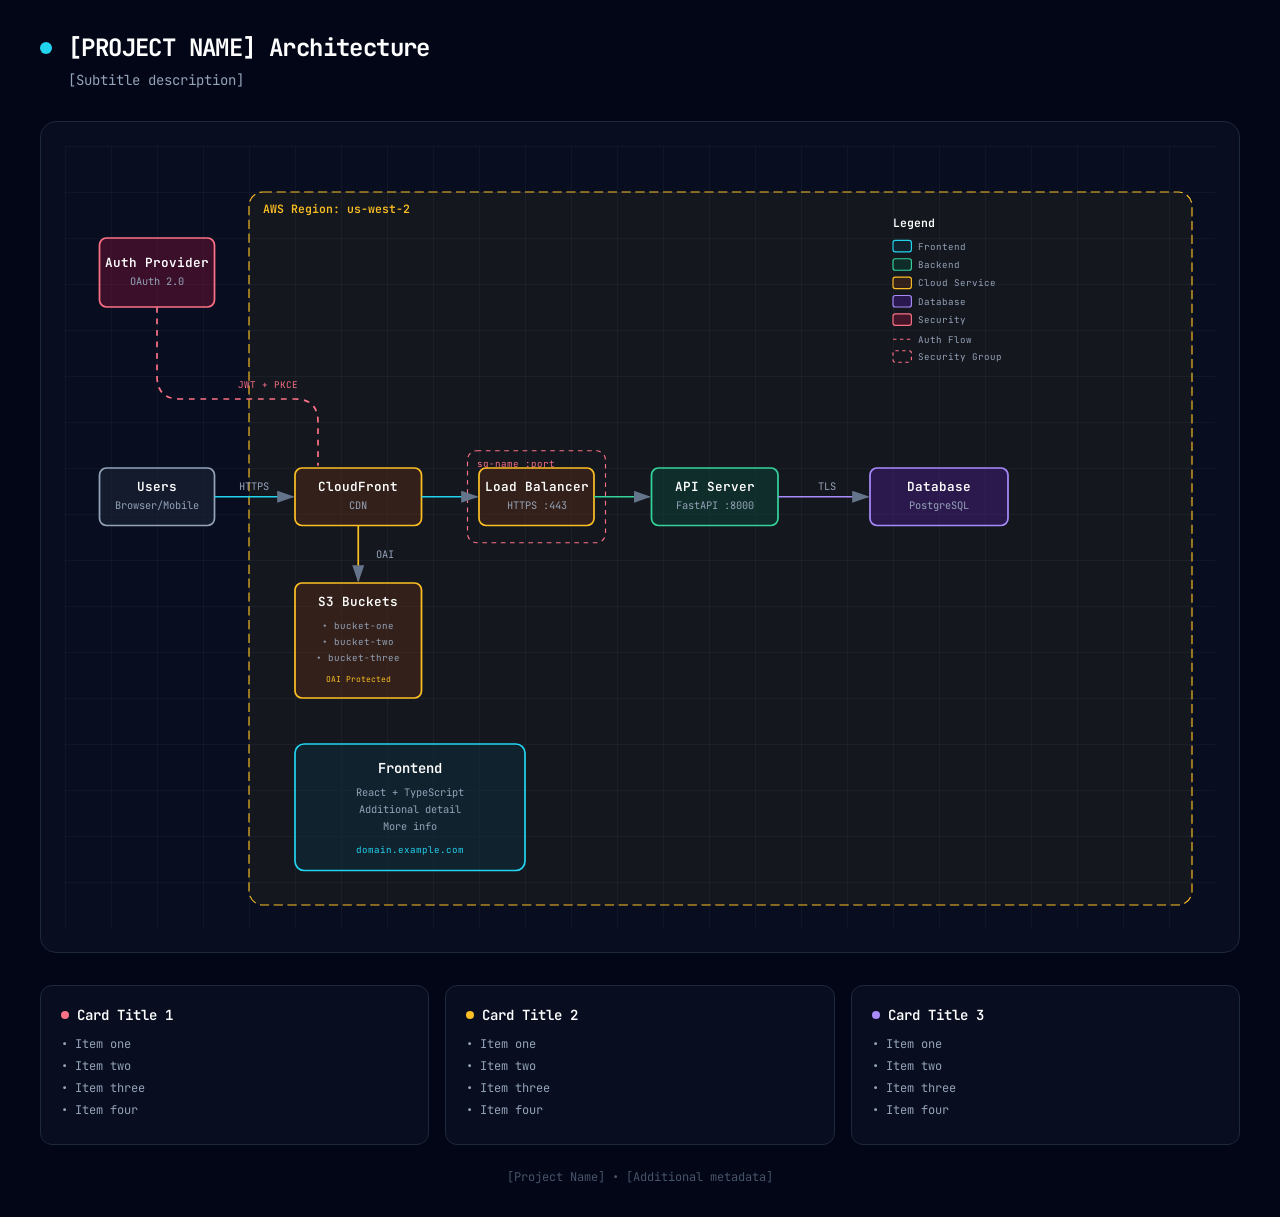
<file: Alice技能_backup/creative/architecture-diagram/templates/template.html>
<!DOCTYPE html>
<html lang="en">
<head>
  <meta charset="UTF-8">
  <meta name="viewport" content="width=device-width, initial-scale=1.0">
  <title>[PROJECT NAME] Architecture Diagram</title>
  <link href="https://fonts.googleapis.com/css2?family=JetBrains+Mono:wght@400;500;600;700&display=swap" rel="stylesheet">
  <style>
    * {
      margin: 0;
      padding: 0;
      box-sizing: border-box;
    }
    
    body {
      font-family: 'JetBrains Mono', monospace;
      background: #020617;
      min-height: 100vh;
      padding: 2rem;
      color: white;
    }
    
    .container {
      max-width: 1200px;
      margin: 0 auto;
    }
    
    .header {
      margin-bottom: 2rem;
    }
    
    .header-row {
      display: flex;
      align-items: center;
      gap: 1rem;
      margin-bottom: 0.5rem;
    }
    
    .pulse-dot {
      width: 12px;
      height: 12px;
      background: #22d3ee;
      border-radius: 50%;
      animation: pulse 2s infinite;
    }
    
    @keyframes pulse {
      0%, 100% { opacity: 1; }
      50% { opacity: 0.5; }
    }
    
    h1 {
      font-size: 1.5rem;
      font-weight: 700;
      letter-spacing: -0.025em;
    }
    
    .subtitle {
      color: #94a3b8;
      font-size: 0.875rem;
      margin-left: 1.75rem;
    }
    
    .diagram-container {
      background: rgba(15, 23, 42, 0.5);
      border-radius: 1rem;
      border: 1px solid #1e293b;
      padding: 1.5rem;
      overflow-x: auto;
    }
    
    svg {
      width: 100%;
      min-width: 900px;
      display: block;
    }
    
    .cards {
      display: grid;
      grid-template-columns: repeat(auto-fit, minmax(280px, 1fr));
      gap: 1rem;
      margin-top: 2rem;
    }
    
    .card {
      background: rgba(15, 23, 42, 0.5);
      border-radius: 0.75rem;
      border: 1px solid #1e293b;
      padding: 1.25rem;
    }
    
    .card-header {
      display: flex;
      align-items: center;
      gap: 0.5rem;
      margin-bottom: 0.75rem;
    }
    
    .card-dot {
      width: 8px;
      height: 8px;
      border-radius: 50%;
    }
    
    .card-dot.cyan { background: #22d3ee; }
    .card-dot.emerald { background: #34d399; }
    .card-dot.violet { background: #a78bfa; }
    .card-dot.amber { background: #fbbf24; }
    .card-dot.rose { background: #fb7185; }
    
    .card h3 {
      font-size: 0.875rem;
      font-weight: 600;
    }
    
    .card ul {
      list-style: none;
      color: #94a3b8;
      font-size: 0.75rem;
    }
    
    .card li {
      margin-bottom: 0.375rem;
    }
    
    .footer {
      text-align: center;
      margin-top: 1.5rem;
      color: #475569;
      font-size: 0.75rem;
    }
  </style>
</head>
<body>
  <div class="container">
    <!-- Header -->
    <div class="header">
      <div class="header-row">
        <div class="pulse-dot"></div>
        <h1>[PROJECT NAME] Architecture</h1>
      </div>
      <p class="subtitle">[Subtitle description]</p>
    </div>

    <!-- Main Diagram -->
    <div class="diagram-container">
      <svg viewBox="0 0 1000 680">
        <!-- Definitions -->
        <defs>
          <marker id="arrowhead" markerWidth="10" markerHeight="7" refX="9" refY="3.5" orient="auto">
            <polygon points="0 0, 10 3.5, 0 7" fill="#64748b" />
          </marker>
          <pattern id="grid" width="40" height="40" patternUnits="userSpaceOnUse">
            <path d="M 40 0 L 0 0 0 40" fill="none" stroke="#1e293b" stroke-width="0.5"/>
          </pattern>
        </defs>

        <!-- Background Grid -->
        <rect width="100%" height="100%" fill="url(#grid)" />

        <!-- =================================================================
             COMPONENT EXAMPLES - Copy and customize these patterns
             ================================================================= -->

        <!-- External/Generic Component -->
        <rect x="30" y="280" width="100" height="50" rx="6" fill="rgba(30, 41, 59, 0.5)" stroke="#94a3b8" stroke-width="1.5"/>
        <text x="80" y="300" fill="white" font-size="11" font-weight="600" text-anchor="middle">Users</text>
        <text x="80" y="316" fill="#94a3b8" font-size="9" text-anchor="middle">Browser/Mobile</text>

        <!-- Security Component -->
        <rect x="30" y="80" width="100" height="60" rx="6" fill="rgba(136, 19, 55, 0.4)" stroke="#fb7185" stroke-width="1.5"/>
        <text x="80" y="105" fill="white" font-size="11" font-weight="600" text-anchor="middle">Auth Provider</text>
        <text x="80" y="121" fill="#94a3b8" font-size="9" text-anchor="middle">OAuth 2.0</text>

        <!-- Region/Cloud Boundary -->
        <rect x="160" y="40" width="820" height="620" rx="12" fill="rgba(251, 191, 36, 0.05)" stroke="#fbbf24" stroke-width="1" stroke-dasharray="8,4"/>
        <text x="172" y="58" fill="#fbbf24" font-size="10" font-weight="600">AWS Region: us-west-2</text>

        <!-- AWS/Cloud Service -->
        <rect x="200" y="280" width="110" height="50" rx="6" fill="rgba(120, 53, 15, 0.3)" stroke="#fbbf24" stroke-width="1.5"/>
        <text x="255" y="300" fill="white" font-size="11" font-weight="600" text-anchor="middle">CloudFront</text>
        <text x="255" y="316" fill="#94a3b8" font-size="9" text-anchor="middle">CDN</text>

        <!-- Multi-line AWS Component (S3 Buckets example) -->
        <rect x="200" y="380" width="110" height="100" rx="6" fill="rgba(120, 53, 15, 0.3)" stroke="#fbbf24" stroke-width="1.5"/>
        <text x="255" y="400" fill="white" font-size="11" font-weight="600" text-anchor="middle">S3 Buckets</text>
        <text x="255" y="420" fill="#94a3b8" font-size="8" text-anchor="middle">• bucket-one</text>
        <text x="255" y="434" fill="#94a3b8" font-size="8" text-anchor="middle">• bucket-two</text>
        <text x="255" y="448" fill="#94a3b8" font-size="8" text-anchor="middle">• bucket-three</text>
        <text x="255" y="466" fill="#fbbf24" font-size="7" text-anchor="middle">OAI Protected</text>

        <!-- Security Group (dashed boundary) -->
        <rect x="350" y="265" width="120" height="80" rx="8" fill="transparent" stroke="#fb7185" stroke-width="1" stroke-dasharray="4,4"/>
        <text x="358" y="279" fill="#fb7185" font-size="8">sg-name :port</text>
        
        <!-- Component inside security group -->
        <rect x="360" y="280" width="100" height="50" rx="6" fill="rgba(120, 53, 15, 0.3)" stroke="#fbbf24" stroke-width="1.5"/>
        <text x="410" y="300" fill="white" font-size="11" font-weight="600" text-anchor="middle">Load Balancer</text>
        <text x="410" y="316" fill="#94a3b8" font-size="9" text-anchor="middle">HTTPS :443</text>

        <!-- Backend Component -->
        <rect x="510" y="280" width="110" height="50" rx="6" fill="rgba(6, 78, 59, 0.4)" stroke="#34d399" stroke-width="1.5"/>
        <text x="565" y="300" fill="white" font-size="11" font-weight="600" text-anchor="middle">API Server</text>
        <text x="565" y="316" fill="#94a3b8" font-size="9" text-anchor="middle">FastAPI :8000</text>

        <!-- Database Component -->
        <rect x="700" y="280" width="120" height="50" rx="6" fill="rgba(76, 29, 149, 0.4)" stroke="#a78bfa" stroke-width="1.5"/>
        <text x="760" y="300" fill="white" font-size="11" font-weight="600" text-anchor="middle">Database</text>
        <text x="760" y="316" fill="#94a3b8" font-size="9" text-anchor="middle">PostgreSQL</text>

        <!-- Frontend Component -->
        <rect x="200" y="520" width="200" height="110" rx="8" fill="rgba(8, 51, 68, 0.4)" stroke="#22d3ee" stroke-width="1.5"/>
        <text x="300" y="545" fill="white" font-size="12" font-weight="600" text-anchor="middle">Frontend</text>
        <text x="300" y="565" fill="#94a3b8" font-size="9" text-anchor="middle">React + TypeScript</text>
        <text x="300" y="580" fill="#94a3b8" font-size="9" text-anchor="middle">Additional detail</text>
        <text x="300" y="595" fill="#94a3b8" font-size="9" text-anchor="middle">More info</text>
        <text x="300" y="615" fill="#22d3ee" font-size="8" text-anchor="middle">domain.example.com</text>

        <!-- =================================================================
             ARROW EXAMPLES
             ================================================================= -->

        <!-- Standard arrow with label -->
        <line x1="130" y1="305" x2="198" y2="305" stroke="#22d3ee" stroke-width="1.5" marker-end="url(#arrowhead)"/>
        <text x="164" y="299" fill="#94a3b8" font-size="9" text-anchor="middle">HTTPS</text>
        
        <!-- Simple arrow (no label) -->
        <line x1="310" y1="305" x2="358" y2="305" stroke="#22d3ee" stroke-width="1.5" marker-end="url(#arrowhead)"/>
        
        <!-- Vertical arrow -->
        <line x1="255" y1="330" x2="255" y2="378" stroke="#fbbf24" stroke-width="1.5" marker-end="url(#arrowhead)"/>
        <text x="270" y="358" fill="#94a3b8" font-size="9">OAI</text>
        
        <!-- Dashed arrow (for auth/security flows) -->
        <line x1="460" y1="305" x2="508" y2="305" stroke="#34d399" stroke-width="1.5" marker-end="url(#arrowhead)"/>
        <line x1="620" y1="305" x2="698" y2="305" stroke="#a78bfa" stroke-width="1.5" marker-end="url(#arrowhead)"/>
        <text x="655" y="299" fill="#94a3b8" font-size="9">TLS</text>

        <!-- Curved path for auth flow -->
        <path d="M 80 140 L 80 200 Q 80 220 100 220 L 200 220 Q 220 220 220 240 L 220 278" fill="none" stroke="#fb7185" stroke-width="1.5" stroke-dasharray="5,5"/>
        <text x="150" y="210" fill="#fb7185" font-size="8">JWT + PKCE</text>

        <!-- =================================================================
             LEGEND
             ================================================================= -->
        <text x="720" y="70" fill="white" font-size="10" font-weight="600">Legend</text>
        
        <rect x="720" y="82" width="16" height="10" rx="2" fill="rgba(8, 51, 68, 0.4)" stroke="#22d3ee" stroke-width="1"/>
        <text x="742" y="90" fill="#94a3b8" font-size="8">Frontend</text>
        
        <rect x="720" y="98" width="16" height="10" rx="2" fill="rgba(6, 78, 59, 0.4)" stroke="#34d399" stroke-width="1"/>
        <text x="742" y="106" fill="#94a3b8" font-size="8">Backend</text>
        
        <rect x="720" y="114" width="16" height="10" rx="2" fill="rgba(120, 53, 15, 0.3)" stroke="#fbbf24" stroke-width="1"/>
        <text x="742" y="122" fill="#94a3b8" font-size="8">Cloud Service</text>
        
        <rect x="720" y="130" width="16" height="10" rx="2" fill="rgba(76, 29, 149, 0.4)" stroke="#a78bfa" stroke-width="1"/>
        <text x="742" y="138" fill="#94a3b8" font-size="8">Database</text>
        
        <rect x="720" y="146" width="16" height="10" rx="2" fill="rgba(136, 19, 55, 0.4)" stroke="#fb7185" stroke-width="1"/>
        <text x="742" y="154" fill="#94a3b8" font-size="8">Security</text>
        
        <line x1="720" y1="168" x2="736" y2="168" stroke="#fb7185" stroke-width="1" stroke-dasharray="3,3"/>
        <text x="742" y="171" fill="#94a3b8" font-size="8">Auth Flow</text>
        
        <rect x="720" y="178" width="16" height="10" rx="2" fill="transparent" stroke="#fb7185" stroke-width="1" stroke-dasharray="3,3"/>
        <text x="742" y="186" fill="#94a3b8" font-size="8">Security Group</text>
      </svg>
    </div>

    <!-- Info Cards -->
    <div class="cards">
      <div class="card">
        <div class="card-header">
          <div class="card-dot rose"></div>
          <h3>Card Title 1</h3>
        </div>
        <ul>
          <li>• Item one</li>
          <li>• Item two</li>
          <li>• Item three</li>
          <li>• Item four</li>
        </ul>
      </div>

      <div class="card">
        <div class="card-header">
          <div class="card-dot amber"></div>
          <h3>Card Title 2</h3>
        </div>
        <ul>
          <li>• Item one</li>
          <li>• Item two</li>
          <li>• Item three</li>
          <li>• Item four</li>
        </ul>
      </div>

      <div class="card">
        <div class="card-header">
          <div class="card-dot violet"></div>
          <h3>Card Title 3</h3>
        </div>
        <ul>
          <li>• Item one</li>
          <li>• Item two</li>
          <li>• Item three</li>
          <li>• Item four</li>
        </ul>
      </div>
    </div>

    <!-- Footer -->
    <p class="footer">
      [Project Name] • [Additional metadata]
    </p>
  </div>
</body>
</html>
</file>
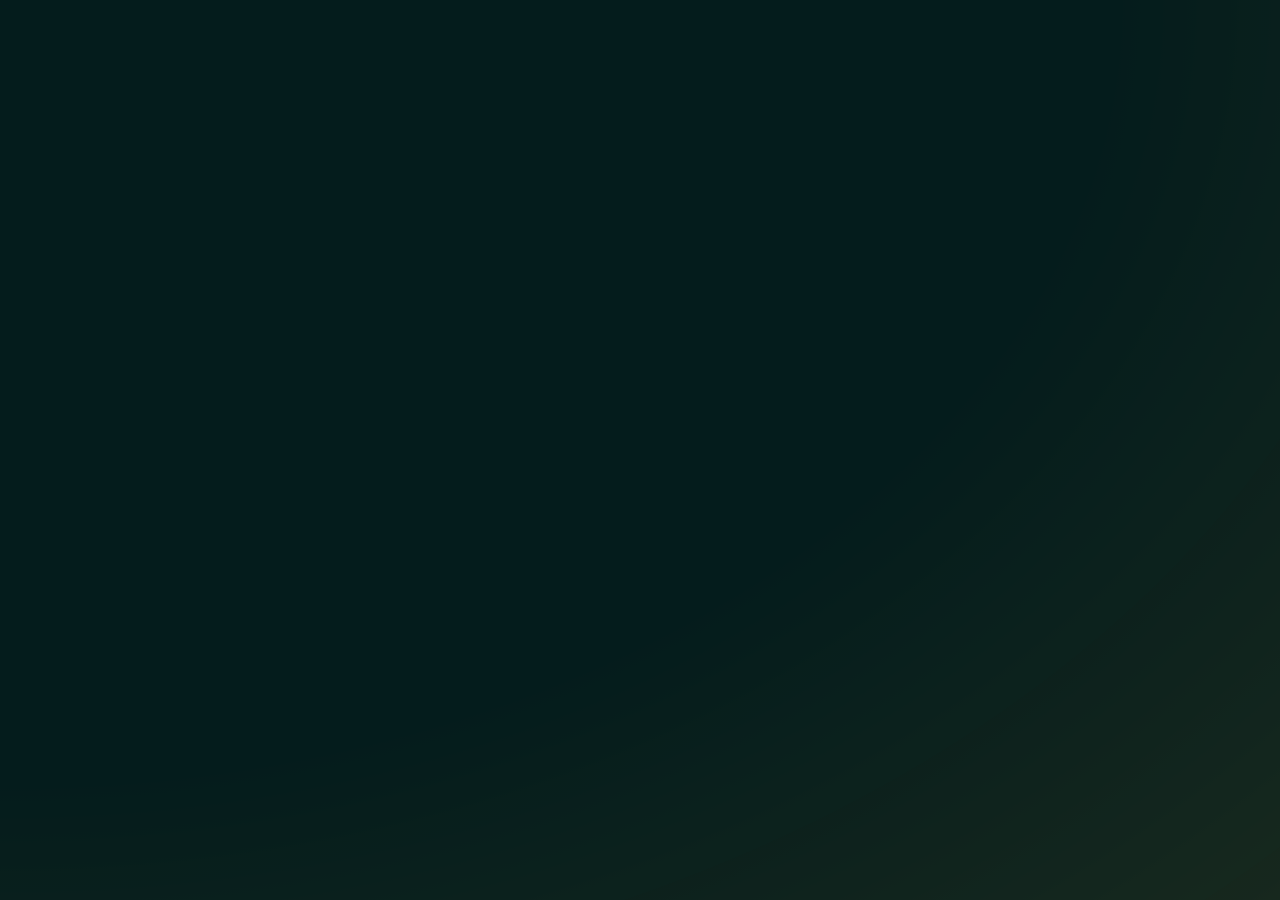
<file: Alice技能_backup/creative/pretext/templates/donut-orbit.html>
<!doctype html>
<html lang="en">
<head>
<meta charset="utf-8" />
<meta name="viewport" content="width=device-width,initial-scale=1,user-scalable=no" />
<title>NOUS · pretext</title>
<link rel="preconnect" href="https://fonts.googleapis.com">
<link rel="preconnect" href="https://fonts.gstatic.com" crossorigin>
<link href="https://fonts.googleapis.com/css2?family=Geist+Mono:wght@400;500&display=block" rel="stylesheet">
<style>
  :root { color-scheme: dark; }

  :root {
    --background:       color-mix(in srgb, #041C1C 100%, transparent);
    --background-base:  #041C1C;
    --background-alpha: 1;
    --background-blend: difference;
    --midground:        color-mix(in srgb, #ffe6cb 100%, transparent);
    --midground-base:   #ffe6cb;
    --midground-alpha:  1;
    --foreground:       color-mix(in srgb, #ffffff 0%, transparent);
    --foreground-base:  #ffffff;
    --foreground-alpha: 0;
    --foreground-blend: difference;
  }

  html, body {
    margin: 0;
    width: 100%;
    min-height: 100vh;
    overflow: hidden;
    background: #000;
  }

  /* literally center the composition in 100vh */
  body {
    display: flex;
    align-items: center;
    justify-content: center;
  }

  #stage {
    position: relative;
    z-index: 2;
    width: min(1240px, 100vw);
    height: min(720px, 100vh);
    cursor: grab;
    overflow: visible;
  }
  #stage:active { cursor: grabbing; }

  #c,
  #orbCanvas {
    display: block;
    position: absolute;
    left: calc((100vw - min(1240px, 100vw)) / -2);
    top: calc((100vh - min(720px, 100vh)) / -2);
    width: 100vw;
    height: 100vh;
    pointer-events: none;
  }
  #c { z-index: 3; }
  #orbCanvas {
    z-index: 4;
    opacity: 1;
  }
  #noiseCanvas {
    display: block;
    position: absolute;
    inset: 0;
    width: 100%;
    height: 100%;
    pointer-events: none;
  }
  #textLayer {
    position: absolute;
    inset: 0;
    z-index: 2;
    color: var(--midground-base);
    font: 400 10px/15px "Geist Mono", "JetBrains Mono", "SF Mono", SFMono-Regular, Menlo, Monaco, Consolas, "Liberation Mono", "Courier New", monospace;
    pointer-events: auto;
    user-select: text;
    -webkit-user-select: text;
  }
  #textLayer *::selection {
    background: var(--selection-bg, var(--midground));
    color: var(--background-base);
  }
  .flow-line {
    position: absolute;
    height: 20px;
    white-space: pre;
    overflow: visible;
    color: var(--midground-base);
  }
  #annotationLayer {
    position: absolute;
    inset: 0;
    z-index: 4;
    pointer-events: none;
    overflow: visible;
  }
  .annot {
    position: absolute;
    pointer-events: none;
    will-change: opacity, transform;
  }
  .tok-keyword { color: color-mix(in srgb, var(--midground-base) 54%, #ff174d); }
  .tok-string  { color: color-mix(in srgb, var(--midground-base) 52%, #ff6b3d); }
  .tok-comment { color: color-mix(in srgb, var(--midground-base) 42%, #7f1d1d); }
  .tok-number  { color: color-mix(in srgb, var(--midground-base) 50%, #ff2a6d); }
  .tok-const   { color: color-mix(in srgb, var(--midground-base) 48%, #ff003c); }

  .layer { position: fixed; inset: 0; pointer-events: none; }
  .bg-lens   { z-index: 1; background-color: var(--background); mix-blend-mode: var(--background-blend); }
  .vignette  { z-index: 99; background: radial-gradient(ellipse at 0% 0%, rgba(255,189,56,0) 60%, rgba(255,189,56,0.35) 100%); mix-blend-mode: lighten; opacity: 0.22; }
  .fg-lens   { z-index: 100; background-color: var(--foreground); mix-blend-mode: var(--foreground-blend); }
  .noise {
    z-index: 101;
    mix-blend-mode: difference;
  }
  #noiseCanvas {
    width: 100%;
    height: 100%;
    display: block;
  }
  .terminal-cursor {
    position: absolute;
    width: 0.6em;
    height: 1em;
    background: #fff;
    z-index: 6;
    pointer-events: none;
    mix-blend-mode: difference;
    animation: term-blink 1s steps(1, end) infinite;
  }
  @keyframes term-blink {
    0%, 60% { opacity: 1; }
    60.01%, 100% { opacity: 0; }
  }
  .cursor-anchor {
    display: inline-block;
    width: 0;
    height: 1em;
    vertical-align: text-top;
    pointer-events: none;
  }

  @font-face {
    font-family: "Mondwest";
    src: url("https://esm.sh/@nous-research/ui@0.4.0/dist/fonts/Mondwest-Regular.woff2") format("woff2");
    font-weight: 400; font-style: normal; font-display: block;
  }
  @font-face {
    font-family: "Geist Mono";
    src: url("https://cdn.jsdelivr.net/npm/@fontsource/geist-mono@5.2.5/files/geist-mono-latin-400-normal.woff2") format("woff2");
    font-weight: 400; font-style: normal; font-display: block;
  }
  @font-face {
    font-family: "JetBrains Mono";
    src: url("https://cdn.jsdelivr.net/npm/@fontsource/jetbrains-mono@5.2.5/files/jetbrains-mono-latin-400-normal.woff2") format("woff2");
    font-weight: 400; font-style: normal; font-display: block;
  }

  .font-primer { position: fixed; left: -9999px; top: -9999px; font: 400 26px "Mondwest", serif; }
</style>
</head>
<body>
<div id="stage"><div id="textLayer" aria-label="self-learning source stream"></div><div id="terminalCursor" class="terminal-cursor" hidden></div><canvas id="c"></canvas><canvas id="orbCanvas"></canvas></div>
<div class="layer bg-lens"></div>
<div class="layer vignette"></div>
<div class="layer fg-lens"></div>
<div class="layer noise"><canvas id="noiseCanvas"></canvas></div>
<div class="font-primer" aria-hidden="true">Aa Mondwest priming glyphs 0123456789</div>

<script type="module">
import {
  prepareWithSegments,
  layoutNextLineRange,
  materializeLineRange,
} from "https://esm.sh/@chenglou/pretext@0.0.6";
import gsap from "https://esm.sh/gsap@3.12.5";
import GUI from "https://esm.sh/lil-gui@0.19.2";

const SELF_LEARNING_SOURCE = String.raw`
type ToolId=u16; type FeatureId=u32; type W=f32;
struct Obs{tool:ToolId,reward:f32,lat:u32,feat:&'static[FeatureId],tok:u16}
struct Belief{prior:W,conf:W,last:u64,uses:u32}

#[inline] fn sig(x:f32)->f32{1.0/(1.0+(-x).exp())}
#[inline] fn decay(now:u64,last:u64)->f32{1.0-((now-last)as f32/900.0).min(1.0)*0.22}
#[inline] fn clamp8(x:f32)->f32{x.clamp(-8.0,8.0)}

fn score(theta:&[W],b:&[Belief],o:&Obs)->f32{
    let sparse=o.feat.iter().fold(0.0,|a,id|a+theta[*id as usize]);
    let belief=b[o.tool as usize].prior*b[o.tool as usize].conf.max(0.15);
    sparse+belief-(o.lat as f32*0.00072)-(o.tok as f32*0.00009)
}

fn update(theta:&mut[W],b:&mut[Belief],o:&Obs,now:u64,eta:f32){
    let p=sig(score(theta,b,o));
    let e=(o.reward-p).clamp(-1.0,1.0);
    let step=eta*e/(o.feat.len().max(1)as f32).sqrt();

    for id in o.feat{
        let w=&mut theta[*id as usize];
        *w=clamp8(*w+step-0.0003*w.signum());
    }

    let slot=&mut b[o.tool as usize];
    let d=decay(now,slot.last);
    let r=(o.reward-o.lat as f32*0.00035).clamp(-1.0,1.0);
    slot.prior=slot.prior*d+r*0.14+e*0.06;
    slot.conf=(slot.conf*0.93+r.abs()*0.07).min(1.0);
    slot.uses=slot.uses.saturating_add(1);
    slot.last=now;
}

fn consolidate(trace:&[Obs],theta:&mut[W],b:&mut[Belief],now:u64){
    let eta=0.042/(1.0+(trace.len()as f32*0.003));
    let mut credit=1.0;
    for o in trace.iter().rev(){
        update(theta,b,o,now,eta*credit);
        credit*=0.985;
    }
}

fn choose<'a>(theta:&[W],b:&[Belief],xs:&'a[Obs],temp:f32)->&'a Obs{
    xs.iter().max_by(|a,bx|{
        let sa=score(theta,b,a)/temp.max(0.05);
        let sb=score(theta,b,bx)/temp.max(0.05);
        sa.partial_cmp(&sb).unwrap()
    }).unwrap()
}
`;
const CODE_CHUNK = SELF_LEARNING_SOURCE
  .trim()
  .replace(/\t/g, "  ")
  .replace(/\n{3,}/g, "\n\n");
const STREAM_REPEAT_COUNT = 6;
const streamCorpus = Array.from({ length: STREAM_REPEAT_COUNT }, () => CODE_CHUNK).join("\n\n");

const stage = document.getElementById("stage");
const textLayer = document.getElementById("textLayer");
const canvas = document.getElementById("c");
const orbCanvas = document.getElementById("orbCanvas");
const ctx = canvas.getContext("2d", { alpha: true });
const orbCtx = orbCanvas.getContext("2d", { alpha: true });
let W = 0, H = 0, DPR = 1;
let canvasLeft = 0, canvasTop = 0, canvasW = 0, canvasH = 0;

let BODY_FONT = '400 10px "Geist Mono", "JetBrains Mono", "SF Mono", SFMono-Regular, Menlo, Monaco, Consolas, "Liberation Mono", "Courier New", monospace';
let BODY_LINE_H = 15;
let ASCII_FONT = '8px monospace';
let CELL_W = 4.8;
let CELL_H = 8;
const CHARS = ' ·:;+=░▒▓█';
const EMPTY = 0;
const CHARS_LAST = CHARS.length - 1;

const LOGO = ['N', 'O', 'U', 'S'].map((letter, i) => ({
  letter,
  rows: [
    i === 0
      ? '██░░░██,██░░░██,███░░██,█░██░██,█░░████,█░░░███,██░░░██,██░░░██,██░░░██'
      : i === 1
        ? '░█████░,██░░░██,██░░░██,██░░░██,██░░░██,██░░░██,██░░░██,██░░░██,░█████░'
        : i === 2
          ? '██░░░██,██░░░██,██░░░██,██░░░██,██░░░██,██░░░██,██░░░██,██░░░██,░█████░'
          : '░█████░,██░░░██,██░░░░░,░████░░,░░░░██░,░░░░░██,██░░░██,██░░░██,░█████░'
  ][0].split(',')
}));

function hash(x, y) {
  const n = Math.sin(x * 127.1 + y * 311.7) * 43758.5453;
  return n - Math.floor(n);
}
function charAt(t) {
  return CHARS[Math.min(CHARS.length - 1, Math.max(0, Math.floor(t * CHARS.length)))];
}
function gridDist(v, step) {
  return Math.abs(v / step - Math.round(v / step)) * step;
}
function rot(a, b, angle) {
  const c = Math.cos(angle), s = Math.sin(angle);
  return [a * c - b * s, a * s + b * c];
}
function hexToRGB(h) {
  const v = parseInt(h.slice(1), 16);
  return [(v >> 16) & 255, (v >> 8) & 255, v & 255];
}

let fontsReady = false;
let bodyPrepared = null;
function rebuildLayouts() {
  bodyPrepared = prepareWithSegments(streamCorpus, BODY_FONT, { whiteSpace: "pre-wrap" });
}

const LENS_0 = { bgBlend: "difference", bgColor: "#041C1C", bgOpacity: 1, mgColor: "#ffe6cb", mgOpacity: 1, fgBlend: "difference", fgColor: "#FFFFFF", fgOpacity: 0 };
const LENS_5I = { bgBlend: "multiply", bgColor: "#ffffff", bgOpacity: 1, mgColor: "#fffff5", mgOpacity: 1, fgBlend: "difference", fgColor: "#041a1f", fgOpacity: 1 };
const LENS = { current: null, mgBase: null, depthColors: null };
function colorMix(color, alpha) { return `color-mix(in srgb, ${color} ${Math.round(alpha * 100)}%, transparent)`; }
function precomputeDepthColors(mgColor) {
  const [r, g, b] = hexToRGB(mgColor);
  return Array.from({ length: 64 }, (_, i) => {
    const depth = i / 63;
    const m = 0.4 + depth * 0.6;
    return `rgba(${(r * m) | 0},${(g * m) | 0},${(b * m) | 0},${depth})`;
  });
}
function applyLens(preset) {
  LENS.current = preset;
  LENS.mgBase = preset.mgColor;
  LENS.depthColors = precomputeDepthColors(preset.mgColor);
  const s = document.documentElement.style;
  for (const [name, color, alpha] of [["foreground", preset.fgColor, preset.fgOpacity], ["midground", preset.mgColor, preset.mgOpacity], ["background", preset.bgColor, preset.bgOpacity]]) {
    s.setProperty(`--${name}`, colorMix(color, alpha));
    s.setProperty(`--${name}-base`, color);
    s.setProperty(`--${name}-alpha`, `${alpha}`);
  }
  s.setProperty("--background-blend", preset.bgBlend);
  s.setProperty("--foreground-blend", preset.fgBlend);
}
applyLens(LENS_0);
addEventListener("keydown", e => { if (e.key === "x" || e.key === "X") applyLens(LENS.current === LENS_0 ? LENS_5I : LENS_0); });
const SELECTION_COLORS = [
  "oklch(85% 0.12 330)",
  "oklch(85% 0.12 300)",
  "oklch(85% 0.12 270)",
  "oklch(85% 0.12 230)",
  "oklch(85% 0.12 180)",
  "oklch(85% 0.12 150)",
  "oklch(85% 0.12 120)",
  "oklch(85% 0.12 90)",
  "oklch(85% 0.12 60)",
  "oklch(85% 0.12 30)",
  "oklch(88% 0.10 80)",
];
let selectionIdx = 0;
function cycleSelectionColor() {
  requestAnimationFrame(() => {
    document.documentElement.style.setProperty("--selection-bg", SELECTION_COLORS[(selectionIdx = (selectionIdx + 1) % SELECTION_COLORS.length)]);
  });
}
document.addEventListener("selectstart", cycleSelectionColor);
addEventListener("keydown", e => {
  if ((e.ctrlKey || e.metaKey) && e.key.toLowerCase() === "a") {
    cycleSelectionColor();
    e.preventDefault();
    const selection = getSelection();
    const range = document.createRange();
    range.selectNodeContents(textLayer);
    selection.removeAllRanges();
    selection.addRange(range);
  }
});

let asciiMask, asciiChar, asciiGlyph, orbMask, orbChar, orbGlyph, obstacleRows, intervals;
let cols = 0, rows = 0;
let canvasCols = 0, canvasRows = 0;
let lastFrameTime = 0;
const drawnLines = { x: [], y: [], w: [], text: [], count: 0 };
let lineNodes = [];
let terminalAnchorEl = null;
let terminalLineEl = null;
let orbShapeControl = null;
let autoCubeCall = null;
let lastTextSignature = "";
const ORB = {
  panX: 0, panY: 0,
  orbitX: -1.42, orbitY: 0,
  radius: 0.135,
  zoom: 3,
  cubeScale: 1.8,
  autoSpin: 0.18,
  lat: 19,
  lon: 30,
  wire: 0.2,
  shape: "sphere",
  shapeMix: 0,
  drag: null,
  positioned: false,
  staged: false,
};
const SCENE = {
  orbBuildDuration: 1.45,
};

let nousStartTime = null;
const AUTO_CUBE_AFTER_NOUS_RESOLVE = 0.0;
function setOrbShape(shape, { reveal = false, syncControl = true } = {}) {
  ORB.shape = shape;
  if (syncControl) {
    ctrls.orbShape = shape;
    orbShapeControl?.updateDisplay();
  }
  if (reveal) {
    gsap.killTweensOf(orbCanvas);
    orbCanvas.style.opacity = "1";
  }
  gsap.killTweensOf(ORB, "shapeMix");
  gsap.to(ORB, {
    shapeMix: shape === "cube" ? 1 : 0,
    duration: Math.max(0.01, ctrls.shapeMorphDuration ?? 0.65),
    ease: "power2.inOut",
    onUpdate: () => { lastTextSignature = ""; },
  });
  lastTextSignature = "";
}
function sceneTimeNow() {
  return (typeof performance !== "undefined" ? performance.now() : Date.now()) * 0.001 - sceneEpoch;
}
function armNous(atTime = sceneTimeNow()) {
  if (nousStartTime !== null) return;
  const startAt = Math.max(0, atTime);
  nousStartTime = startAt;
  const delay = Math.max(0, startAt - sceneTimeNow()) + Math.max(0, ctrls.orbContainNous ?? 1.0);
  gsap.killTweensOf(orbCanvas);
  gsap.to(orbCanvas, {
    opacity: 0,
    duration: Math.max(0.05, ctrls.orbFadeDuration ?? 0.7),
    delay,
    ease: "power2.out",
  });
  autoCubeCall?.kill();
  const nousResolveAt = startAt + (LOGO.length - 1) * 0.4 + 1.0;
  const cubeAt = nousResolveAt + AUTO_CUBE_AFTER_NOUS_RESOLVE;
  autoCubeCall = gsap.delayedCall(Math.max(0, cubeAt - sceneTimeNow()), () => {
    setOrbShape("cube", { reveal: true, syncControl: false });
  });
}
function orbBuildStartTime() {
  return Math.max(0, ctrls.orbLead ?? 0);
}
function codeTypingStartTime() {
  return Math.max(0, orbBuildStartTime() + SCENE.orbBuildDuration * 0.62 - 0.3);
}

function logoCenterPan() {
  const aspect = cols / rows / 2;
  const h = 0.38;
  const w = h * 2.6 * 0.55;
  const halfStageX = (w / 2 / aspect) * W;
  const centerX = W * 0.5;
  const centerY = H * 0.5;
  return {
    panX: centerX / W - 0.5,
    panY: centerY / H - 0.5,
    left: centerX - halfStageX,
    right: centerX + halfStageX,
  };
}

function startSceneTimeline() {
  if (ORB.staged || !cols || !rows || !W || !H) return;
  ORB.staged = true;
  const now = sceneTimeNow();
  const startAt = Math.max(0, orbBuildStartTime() + SCENE.orbBuildDuration * 0.72 - now);
  gsap.timeline({ delay: startAt })
    .to(ORB, {
      orbitX: 0.55,
      orbitY: `+=${Math.PI * 1.85}`,
      duration: 2.4,
      ease: "power3.inOut",
      onUpdate: () => { lastTextSignature = ""; },
    }, "<")
    .to(ORB, {
      radius: 0.125,
      duration: 2.4,
      ease: "power3.inOut",
      onUpdate: () => { lastTextSignature = ""; },
    }, "<")
    .to(ORB, {
      wire: ctrls.orbWireLow,
      duration: ctrls.wireDropDuration,
      ease: "power2.inOut",
      onUpdate: () => { lastTextSignature = ""; },
      onComplete: () => {
        armNous(sceneTimeNow() + Math.max(0, ctrls.nousAfterWire));
      },
    });
}

function resize() {
  const r = stage.getBoundingClientRect();
  W = Math.max(1, Math.floor(r.width));
  H = Math.max(1, Math.floor(r.height));
  canvasLeft = r.left;
  canvasTop = r.top;
  canvasW = Math.max(1, window.innerWidth);
  canvasH = Math.max(1, window.innerHeight);
  DPR = Math.min(window.devicePixelRatio || 1, 2);
  canvas.width = Math.floor(canvasW * DPR);
  canvas.height = Math.floor(canvasH * DPR);
  orbCanvas.width = Math.floor(canvasW * DPR);
  orbCanvas.height = Math.floor(canvasH * DPR);
  ctx.setTransform(DPR, 0, 0, DPR, 0, 0);
  orbCtx.setTransform(DPR, 0, 0, DPR, 0, 0);
  ctx.font = ASCII_FONT;
  orbCtx.font = ASCII_FONT;
  CELL_W = ctx.measureText("M").width || CELL_W;
  cols = Math.ceil(W / CELL_W);
  rows = Math.ceil(H / CELL_H);
  canvasCols = Math.ceil(canvasW / CELL_W);
  canvasRows = Math.ceil(canvasH / CELL_H);
  asciiMask = new Uint8Array(canvasCols * canvasRows);
  asciiChar = new Uint8Array(canvasCols * canvasRows);
  asciiGlyph = new Array(canvasCols * canvasRows);
  orbMask = new Uint8Array(canvasCols * canvasRows);
  orbChar = new Uint8Array(canvasCols * canvasRows);
  orbGlyph = new Array(canvasCols * canvasRows);
  obstacleRows = Array.from({ length: rows }, () => []);
  intervals = new Float32Array(64);
  if (!ORB.positioned && W > 100 && H > 100) {
    ORB.panX = 0;
    ORB.panY = 0;
    ORB.positioned = true;
  }
  startSceneTimeline();
}
addEventListener("resize", () => { lastTextSignature = ""; resize(); });
function orbCenter() {
  const rNorm = ORB.radius * ORB.zoom;
  return {
    x: (0.5 + ORB.panX) * W,
    y: (0.5 + ORB.panY) * H,
    canvasX: (0.5 + ORB.panX) * W + canvasLeft,
    canvasY: (0.5 + ORB.panY) * H + canvasTop,
    r: rNorm * H,
    rNorm,
  };
}

stage.addEventListener("pointerdown", e => {
  const rect = stage.getBoundingClientRect();
  const center = orbCenter();
  const hitScale = ORB.shape === "cube" ? ORB.cubeScale : 1;
  const dx = e.clientX - rect.left - center.x;
  const dy = e.clientY - rect.top - center.y;
  if (Math.hypot(dx, dy) > center.r * 1.35 * hitScale) return;
  e.preventDefault();
  stage.setPointerCapture(e.pointerId);
  ORB.drag = {
    id: e.pointerId,
    mode: (e.ctrlKey || e.metaKey) ? "rotate" : "move",
    dx,
    dy,
    lastX: e.clientX,
    lastY: e.clientY,
  };
});
stage.addEventListener("pointermove", e => {
  if (!ORB.drag || ORB.drag.id !== e.pointerId) return;
  if (ORB.drag.mode === "rotate" || e.ctrlKey || e.metaKey) {
    const deltaX = e.clientX - ORB.drag.lastX;
    const deltaY = e.clientY - ORB.drag.lastY;
    ORB.orbitY += (deltaX / Math.max(1, W)) * Math.PI * 2;
    ORB.orbitX = Math.max(-1.5, Math.min(1.5, ORB.orbitX + (deltaY / Math.max(1, H)) * 4));
    ORB.drag.mode = "rotate";
    ORB.drag.lastX = e.clientX;
    ORB.drag.lastY = e.clientY;
    return;
  }
  const rect = stage.getBoundingClientRect();
  const cx = e.clientX - rect.left - ORB.drag.dx;
  const cy = e.clientY - rect.top - ORB.drag.dy;
  ORB.panX = cx / W - 0.5;
  ORB.panY = cy / H - 0.5;
  lastTextSignature = "";
});
stage.addEventListener("wheel", e => {
  const rect = stage.getBoundingClientRect();
  const center = orbCenter();
  const hitScale = ORB.shape === "cube" ? ORB.cubeScale : 1;
  const dx = e.clientX - rect.left - center.x;
  const dy = e.clientY - rect.top - center.y;
  if (Math.hypot(dx, dy) > center.r * 1.5 * hitScale) return;
  e.preventDefault();
  ORB.zoom *= Math.exp(-e.deltaY * 0.0012);
  ORB.zoom = Math.max(0.25, Math.min(12, ORB.zoom));
  lastTextSignature = "";
}, { passive: false });
stage.addEventListener("pointerup", e => {
  if (ORB.drag?.id === e.pointerId) ORB.drag = null;
});
stage.addEventListener("pointercancel", e => {
  if (ORB.drag?.id === e.pointerId) ORB.drag = null;
});
stage.addEventListener("dblclick", e => {
  const rect = stage.getBoundingClientRect();
  const center = orbCenter();
  const hitScale = ORB.shape === "cube" ? ORB.cubeScale : 1;
  const dx = e.clientX - rect.left - center.x;
  const dy = e.clientY - rect.top - center.y;
  if (Math.hypot(dx, dy) > center.r * 1.45 * hitScale) return;
  e.preventDefault();
  setOrbShape(ORB.shape === "sphere" ? "cube" : "sphere", { reveal: true });
});

function rasterizeNOUS(time) {
  asciiMask.fill(0);
  asciiGlyph.fill("");
  for (const r of obstacleRows) r.length = 0;

  // NOUS uses the same cell-shader/reveal language as bb-ascii's source logo.
  if (nousStartTime === null || time < nousStartTime) {
    mergeObstacleRows();
    return;
  }
  const t = Math.max(0, time - nousStartTime);
  const aspect = cols / rows / 2;
  const h = 0.38;
  const baseW = h * 2.6 * 0.55;
  const letterWidth = 7;
  const baseLetterPitch = 7.6;
  const letterGap = Math.max(0, ctrls.nousLetterSpacing ?? 0);
  const letterAdvance = baseLetterPitch + letterGap;
  const baseLogoUnits = LOGO.length * baseLetterPitch - 0.6;
  const logoUnits = LOGO.length * baseLetterPitch + (LOGO.length - 1) * letterGap - 0.6;
  const w = baseW * (logoUnits / baseLogoUnits);
  const nousRowMin = new Float32Array(rows);
  const nousRowMax = new Float32Array(rows);
  nousRowMin.fill(Infinity);
  nousRowMax.fill(-Infinity);

  for (let y = 0; y < rows; y++) {
    const ny = y / rows - 0.5;
    if (Math.abs(ny) > h / 2) continue;

    for (let x = 0; x < cols; x++) {
      const nx = (x / cols - 0.5) * aspect;
      if (Math.abs(nx) > w / 2) continue;

      const lx = (nx + w / 2) / w;
      const ly = (ny + h / 2) / h;
      const tx = lx * logoUnits;
      const idx = Math.floor(tx / letterAdvance);
      const cx = Math.floor(tx - idx * letterAdvance);
      const cy = Math.floor(ly * 9);

      if (idx < 0 || idx >= LOGO.length || cx >= letterWidth) continue;

      const { letter, rows: glyphRows } = LOGO[idx];
      const row = glyphRows[cy];
      if (!row || cx >= row.length || row[cx] !== '█') continue;

      const localT = Math.max(0, t - idx * 0.4);
      const phase1 = Math.min(1, localT);
      const phase2 = Math.min(1, Math.max(0, localT - 1));
      const reveal = phase1 * 1.5 - hash(cx, cy + idx * 10) * 0.5;

      if (phase1 < 1 && reveal <= 0) continue;

      const morph = phase2 + hash(cx, cy) * 0.3;
      const ch = phase1 < 1
        ? (reveal >= 1 ? letter : charAt(reveal))
        : charAt(morph);
      const drawC = Math.floor((canvasLeft + x * CELL_W + CELL_W * 0.5) / CELL_W);
      const drawR = Math.floor((canvasTop + y * CELL_H + CELL_H * 0.5) / CELL_H);
      let cellIdx = -1;
      if (drawR >= 0 && drawR < canvasRows && drawC >= 0 && drawC < canvasCols) {
        cellIdx = drawR * canvasCols + drawC;
        asciiMask[cellIdx] = 1;
        asciiChar[cellIdx] = Math.max(0, CHARS.indexOf(ch));
        if (CHARS.indexOf(ch) < 0) asciiGlyph[cellIdx] = ch;
      }
      const x0 = x * CELL_W;
      const x1 = x0 + CELL_W;
      if (x0 < nousRowMin[y]) nousRowMin[y] = x0;
      if (x1 > nousRowMax[y]) nousRowMax[y] = x1;
      // bb-ascii turns late morph cells into solid dark cell backgrounds. In
      // this transparent/lensed canvas, a full-block char carries that punch.
      if (cellIdx >= 0 && phase1 >= 1 && morph > 0.8) asciiChar[cellIdx] = CHARS.length - 1;
    }
  }

  // Slightly dilate/smooth the measured NOUS silhouette so surrounding text
  // does not visually "kiss" sharp letter corners (notably on the S).
  const smoothMin = new Float32Array(rows);
  const smoothMax = new Float32Array(rows);
  smoothMin.fill(Infinity);
  smoothMax.fill(-Infinity);
  for (let y = 0; y < rows; y++) {
    if (!Number.isFinite(nousRowMin[y])) continue;
    for (let oy = -1; oy <= 1; oy++) {
      const yy = y + oy;
      if (yy < 0 || yy >= rows) continue;
      if (!Number.isFinite(nousRowMin[yy])) continue;
      if (nousRowMin[yy] < smoothMin[y]) smoothMin[y] = nousRowMin[yy];
      if (nousRowMax[yy] > smoothMax[y]) smoothMax[y] = nousRowMax[yy];
    }
  }

  const pad = Math.max(4, CELL_W * 1.25);
  const bleedRows = 2;
  for (let y = 0; y < rows; y++) {
    if (!Number.isFinite(smoothMin[y])) continue;
    for (let oy = -bleedRows; oy <= bleedRows; oy++) {
      const row = y + oy;
      if (row < 0 || row >= rows) continue;
      const bleedPad = pad + Math.abs(oy) * CELL_W * 0.28;
      obstacleRows[row].push([
        Math.max(0, smoothMin[y] - bleedPad),
        Math.min(W, smoothMax[y] + bleedPad),
      ]);
    }
  }

  mergeObstacleRows();
}

function mergeObstacleRows() {
  for (const spans of obstacleRows) {
    if (spans.length < 2) continue;
    spans.sort((a, b) => a[0] - b[0]);
    let w = 0;
    for (let i = 1; i < spans.length; i++) {
      const last = spans[w], cur = spans[i];
      if (cur[0] <= last[1] + CELL_W * 3.1) last[1] = Math.max(last[1], cur[1]);
      else spans[++w] = cur;
    }
    spans.length = w + 1;
  }
}

const CUBE_VERTS = [
  [-1, -1, -1], [1, -1, -1], [1, 1, -1], [-1, 1, -1],
  [-1, -1, 1], [1, -1, 1], [1, 1, 1], [-1, 1, 1],
];
const CUBE_EDGES = [
  [0, 1], [1, 2], [2, 3], [3, 0],
  [4, 5], [5, 6], [6, 7], [7, 4],
  [0, 4], [1, 5], [2, 6], [3, 7],
];
function projectCubeVerts(center, radiusPx, orbitX, orbitY, scale = 1) {
  const camZ = 3.3;
  const projScale = radiusPx * 1.34 * scale;
  return CUBE_VERTS.map(([vx, vy, vz]) => {
    const [rx, ry, rz] = rotateOrbVec(vx, vy, vz, orbitX, orbitY);
    const inv = 1 / (camZ + rz);
    return {
      x: center.canvasX + rx * projScale * inv,
      y: center.canvasY + ry * projScale * inv,
      d: (rz + 1) * 0.5,
    };
  });
}
function convexHull(points) {
  if (points.length <= 2) return points.slice();
  const pts = points
    .map(p => ({ x: p.x, y: p.y }))
    .sort((a, b) => (a.x - b.x) || (a.y - b.y));
  const cross = (o, a, b) => (a.x - o.x) * (b.y - o.y) - (a.y - o.y) * (b.x - o.x);
  const lower = [];
  for (const p of pts) {
    while (lower.length >= 2 && cross(lower[lower.length - 2], lower[lower.length - 1], p) <= 0) lower.pop();
    lower.push(p);
  }
  const upper = [];
  for (let i = pts.length - 1; i >= 0; i--) {
    const p = pts[i];
    while (upper.length >= 2 && cross(upper[upper.length - 2], upper[upper.length - 1], p) <= 0) upper.pop();
    upper.push(p);
  }
  lower.pop();
  upper.pop();
  return lower.concat(upper);
}
function makeEmptySpanRows() {
  return Array.from({ length: rows }, () => ({ left: Infinity, right: -Infinity }));
}
function addSpan(spanRows, row, left, right) {
  if (row < 0 || row >= rows || right <= left) return;
  if (left < spanRows[row].left) spanRows[row].left = left;
  if (right > spanRows[row].right) spanRows[row].right = right;
}
function collectCubeObstacleRows(center, radiusPx, orbitX, orbitY, obstacleScale) {
  const spanRows = makeEmptySpanRows();
  if (obstacleScale <= 0.0001) return spanRows;
  const projected = projectCubeVerts(center, radiusPx, orbitX, orbitY, ORB.cubeScale * obstacleScale)
    .map(p => ({ x: p.x - canvasLeft, y: p.y - canvasTop }));
  const hull = convexHull(projected);
  if (hull.length < 3) return spanRows;

  let yMin = Infinity;
  let yMax = -Infinity;
  for (const p of hull) {
    if (p.y < yMin) yMin = p.y;
    if (p.y > yMax) yMax = p.y;
  }
  const r0 = Math.max(0, Math.floor((yMin - CELL_H) / CELL_H));
  const r1 = Math.min(rows - 1, Math.ceil((yMax + CELL_H) / CELL_H));
  const pad = Math.max(4, CELL_W * 1.6);

  for (let row = r0; row <= r1; row++) {
    const scanY = row * CELL_H + CELL_H * 0.5;
    const xs = [];
    for (let i = 0; i < hull.length; i++) {
      const a = hull[i];
      const b = hull[(i + 1) % hull.length];
      const y0 = a.y;
      const y1 = b.y;
      if ((y0 <= scanY && scanY < y1) || (y1 <= scanY && scanY < y0)) {
        const t = (scanY - y0) / (y1 - y0);
        xs.push(a.x + (b.x - a.x) * t);
      }
    }
    if (xs.length < 2) continue;
    xs.sort((a, b) => a - b);
    for (let i = 0; i + 1 < xs.length; i += 2) {
      const left = Math.max(0, xs[i] - pad);
      const right = Math.min(W, xs[i + 1] + pad);
      if (right - left > CELL_W) addSpan(spanRows, row, left, right);
    }
  }
  return spanRows;
}
function collectSphereObstacleRows(center, radiusNorm, obstacleScale, rPad) {
  const spanRows = makeEmptySpanRows();
  const obstacleRadiusNorm = radiusNorm * obstacleScale;
  const obstaclePadNorm = (rPad / H) * obstacleScale;
  if (obstacleRadiusNorm <= 0.0001) return spanRows;

  const radiusPx = radiusNorm * H;
  const rMin = Math.floor((center.canvasY - radiusPx - rPad) / CELL_H);
  const rMax = Math.ceil((center.canvasY + radiusPx + rPad) / CELL_H);
  for (let r = rMin; r <= rMax; r++) {
    const y = r * CELL_H + CELL_H * 0.5;
    const stageY = y - canvasTop;
    const pyForObstacle = stageY / H - 0.5 - ORB.panY;
    if (Math.abs(pyForObstacle) > obstacleRadiusNorm + obstaclePadNorm) continue;
    const halfNorm = Math.sqrt(Math.max(0, (obstacleRadiusNorm + obstaclePadNorm) ** 2 - pyForObstacle * pyForObstacle));
    const halfPx = halfNorm * H;
    const stageRow = Math.floor(stageY / CELL_H);
    addSpan(spanRows, stageRow, center.x - halfPx, center.x + halfPx);
  }
  return spanRows;
}
function pushMorphedObstacleRows(sphereRows, cubeRows, mix) {
  const centerX = W * (0.5 + ORB.panX);
  for (let row = 0; row < rows; row++) {
    const sphereValid = Number.isFinite(sphereRows[row].left);
    const cubeValid = Number.isFinite(cubeRows[row].left);
    if (!sphereValid && !cubeValid) continue;
    const sLeft = sphereValid ? sphereRows[row].left : centerX;
    const sRight = sphereValid ? sphereRows[row].right : centerX;
    const cLeft = cubeValid ? cubeRows[row].left : centerX;
    const cRight = cubeValid ? cubeRows[row].right : centerX;
    const left = sLeft + (cLeft - sLeft) * mix;
    const right = sRight + (cRight - sRight) * mix;
    if (right - left > CELL_W) obstacleRows[row].push([Math.max(0, left), Math.min(W, right)]);
  }
}
function rotateOrbVec(vx, vy, vz, orbitX, orbitY) {
  let a = rot(vy, vz, orbitX); vy = a[0]; vz = a[1];
  a = rot(vx, vz, orbitY); vx = a[0]; vz = a[1];
  return [vx, vy, vz];
}
function rasterizeCubeWire(center, radiusPx, buildPhase, orbitX, orbitY, weight = 1) {
  const unit = Math.max(1, Math.min(CELL_W, CELL_H));
  const wirePx = Math.max(1, ORB.wire * radiusPx * 0.17);
  const brush = Math.max(0, Math.ceil((wirePx - unit * 0.45) / unit));
  const projected = projectCubeVerts(center, radiusPx, orbitX, orbitY, ORB.cubeScale);

  for (let ei = 0; ei < CUBE_EDGES.length; ei++) {
    const [a, b] = CUBE_EDGES[ei];
    const p0 = projected[a];
    const p1 = projected[b];
    const dx = p1.x - p0.x;
    const dy = p1.y - p0.y;
    const len = Math.hypot(dx, dy);
    const steps = Math.max(2, Math.ceil(len / Math.max(1, unit * 0.45)));
    for (let s = 0; s <= steps; s++) {
      const t = s / steps;
      const px = p0.x + dx * t;
      const py = p0.y + dy * t;
      const depth = p0.d + (p1.d - p0.d) * t;
      const c = Math.floor(px / CELL_W);
      const r = Math.floor(py / CELL_H);
      for (let oy = -brush; oy <= brush; oy++) {
        for (let ox = -brush; ox <= brush; ox++) {
          if (brush > 0 && ox * ox + oy * oy > brush * brush + 0.25) continue;
          const cc = c + ox;
          const rr = r + oy;
          if (rr < 0 || rr >= canvasRows || cc < 0 || cc >= canvasCols) continue;
          const reveal = buildPhase * 1.45 - hash(cc + ei * 13, rr + ei * 17) * 0.5;
          if (buildPhase < 1 && reveal <= 0) continue;
          const idx = rr * canvasCols + cc;
          const val = buildPhase < 1
            ? Math.min(CHARS_LAST, Math.floor(reveal * CHARS_LAST))
            : Math.min(CHARS_LAST, Math.floor((0.45 + depth * 0.55) * CHARS_LAST));
          const weightedVal = Math.min(CHARS_LAST, Math.floor(val * weight));
          if (weightedVal <= 0) continue;
          orbMask[idx] = 1;
          orbGlyph[idx] = "";
          if (weightedVal > orbChar[idx]) orbChar[idx] = weightedVal;
        }
      }
    }
  }
}

function rasterizeOrb(time) {
  orbMask.fill(0);
  orbChar.fill(0);
  orbGlyph.fill("");
  const buildStart = orbBuildStartTime();
  if (time < buildStart) return;
  const shapeMix = Math.max(0, Math.min(1, ORB.shapeMix ?? (ORB.shape === "cube" ? 1 : 0)));
  const sphereWeight = 1 - shapeMix;
  const cubeWeight = shapeMix;
  const sphereOrbitX = ORB.orbitX;
  const sphereOrbitY = ORB.orbitY + time * ORB.autoSpin;
  const cubeOrbitX = ORB.orbitX + time * ORB.autoSpin * 0.72;
  const cubeOrbitY = ORB.orbitY + time * ORB.autoSpin * 1.35;
  const latStep = Math.PI / ORB.lat;
  const lonStep = (Math.PI * 2) / ORB.lon;
  const rPad = 15.5;
  const center = orbCenter();
  const radiusPx = center.r;
  const radiusNorm = center.rNorm;
  const buildPhase = Math.min(1, Math.max(0, (time - buildStart) / SCENE.orbBuildDuration));
  const spacePhase = Math.min(1, Math.max(0, (time - buildStart) / Math.max(0.001, ctrls.orbSpaceDuration)));
  const spaceGrow = Math.pow(spacePhase, Math.max(0.01, ctrls.orbSpaceEase));
  const spaceStart = Math.max(0, Math.min(1, ctrls.orbSpaceStart));
  const obstacleScale = spaceStart + (1 - spaceStart) * spaceGrow;
  const rMin = Math.floor((center.canvasY - radiusPx - rPad) / CELL_H);
  const rMax = Math.ceil((center.canvasY + radiusPx + rPad) / CELL_H);

  const sphereObstacleRows = collectSphereObstacleRows(center, radiusNorm, obstacleScale, rPad);
  const cubeObstacleRows = collectCubeObstacleRows(center, radiusPx, cubeOrbitX, cubeOrbitY, obstacleScale);
  pushMorphedObstacleRows(sphereObstacleRows, cubeObstacleRows, shapeMix);

  if (cubeWeight > 0.001) {
    rasterizeCubeWire(center, radiusPx, buildPhase, cubeOrbitX, cubeOrbitY, cubeWeight);
  }
  if (sphereWeight <= 0.001) {
    mergeObstacleRows();
    return;
  }

  const cMin = Math.floor((center.canvasX - radiusPx - rPad) / CELL_W);
  const cMax = Math.ceil((center.canvasX + radiusPx + rPad) / CELL_W);
  for (let r = rMin; r <= rMax; r++) {
    const y = r * CELL_H + CELL_H * 0.5;
    const stageY = y - canvasTop;
    for (let c = cMin; c <= cMax; c++) {
      // Direct port of bb-ascii/app/nous/sphere/page.tsx:
      // px uses width/height normalization, py is row-normalized, then both
      // are offset by pan. This is what makes the sphere circular on screen.
      const stageX = c * CELL_W + CELL_W * 0.5 - canvasLeft;
      const px = (stageX / W - 0.5 - ORB.panX) * (W / H);
      const py = stageY / H - 0.5 - ORB.panY;
      const d2 = px * px + py * py;
      if (d2 > radiusNorm * radiusNorm) continue;

      const pz = Math.sqrt(radiusNorm * radiusNorm - d2);
      const depth = (pz / radiusNorm) * 0.5 + 0.5;

      let sx = px / radiusNorm, sy = py / radiusNorm, sz = pz / radiusNorm;
      let a = rot(sy, sz, sphereOrbitX); sy = a[0]; sz = a[1];
      a = rot(sx, sz, sphereOrbitY); sx = a[0]; sz = a[1];

      const latD = gridDist(Math.asin(Math.max(-1, Math.min(1, sy))) + Math.PI / 2, latStep);
      const lonD = gridDist(Math.atan2(sz, sx) + Math.PI, lonStep);
      const wire = ORB.wire * (0.3 + depth * 0.7);
      const minD = Math.min(latD, lonD);
      if (minD > wire) continue;

      const edge = 1 - minD / wire;
      if (r >= 0 && r < canvasRows && c >= 0 && c < canvasCols) {
        const reveal = buildPhase * 1.5 - hash(c, r) * 0.5;
        if (buildPhase < 1 && reveal <= 0) continue;
        const idx = r * canvasCols + c;
        const val = buildPhase < 1
          ? Math.min(CHARS_LAST, Math.floor(reveal * CHARS_LAST))
          : Math.min(CHARS_LAST, Math.floor(edge * (0.4 + depth * 0.6) * CHARS.length));
        const weightedVal = Math.min(CHARS_LAST, Math.floor(val * sphereWeight));
        if (weightedVal <= 0) continue;
        orbMask[idx] = 1;
        orbGlyph[idx] = "";
        if (weightedVal > orbChar[idx]) orbChar[idx] = weightedVal;
      }
    }
  }

  mergeObstacleRows();
}

let typedChars = 0;
let typedPrepared = null;
let typedDirty = true;
let typedBudget = 0;

function tickTyping(time, dt) {
  if (!bodyPrepared) return;
  if (time < codeTypingStartTime()) return;
  const cps = Math.max(1, ctrls.typeSpeed ?? 42);
  typedBudget += dt * cps;
  const steps = Math.min(240, Math.floor(typedBudget));
  if (steps > 0) {
    typedBudget -= steps;
    typedChars = Math.min(streamCorpus.length, typedChars + steps);
    typedDirty = true;
  }
}

function getTypedPrepared() {
  if (!typedDirty && typedPrepared) return typedPrepared;
  const cap = Math.max(0, Math.floor(typedChars));
  const visible = streamCorpus.slice(0, cap);
  typedPrepared = prepareWithSegments(visible, BODY_FONT, { whiteSpace: "pre-wrap" });
  typedDirty = false;
  return typedPrepared;
}

function layoutParagraphs() {
  drawnLines.count = 0;
  if (typedChars <= 0) return;
  const prepared = getTypedPrepared();
  ctx.font = BODY_FONT;
  const MARGIN_X = Math.max(32, Math.min(72, W * 0.06));
  const MIN_LINE_W = 120;
  const yStart = Math.max(32, H * 0.08);
  const yEnd = H - 32;
  let cursor = { segmentIndex: 0, graphemeIndex: 0 };

  for (let y = yStart; y < yEnd; y += BODY_LINE_H) {
    const row = Math.max(0, Math.min(rows - 1, Math.floor(y / CELL_H)));
    const spans = obstacleRows[row] || [];
    let n = 0;
    let x = MARGIN_X;

    for (const [a, b] of spans) {
      const left = Math.max(MARGIN_X, a);
      const right = Math.min(W - MARGIN_X, b);
      if (left - x >= MIN_LINE_W) { intervals[n++] = x; intervals[n++] = left - 10; }
      x = Math.max(x, right + 10);
    }
    if (W - MARGIN_X - x >= MIN_LINE_W) { intervals[n++] = x; intervals[n++] = W - MARGIN_X; }
    if (!n) { intervals[n++] = MARGIN_X; intervals[n++] = W - MARGIN_X; }

    for (let k = 0; k < n; k += 2) {
      const ix0 = intervals[k], ix1 = intervals[k + 1];
      const range = layoutNextLineRange(prepared, cursor, ix1 - ix0);
      if (!range) return;
      const line = materializeLineRange(prepared, range);
      const i = drawnLines.count++;
      drawnLines.x[i] = ix0;
      drawnLines.y[i] = y;
      drawnLines.w[i] = ix1 - ix0;
      drawnLines.text[i] = line.text;
      cursor = range.end;
    }
  }
}

function escapeHTML(text) {
  return text
    .replaceAll("&", "&amp;")
    .replaceAll("<", "&lt;")
    .replaceAll(">", "&gt;");
}

function highlightSource(text) {
  const token = /("(?:\\.|[^"\\])*"|'(?:\\.|[^'\\])*'|\/\/[^\n]*|\b(?:as|break|const|else|enum|false|fn|for|if|impl|in|let|match|mut|pub|return|self|static|struct|true|type|use|where|while)\b|\b[A-Z_]{2,}\b|\b\d+(?:\.\d+)?\b)/g;
  let out = "";
  let last = 0;
  for (const match of text.matchAll(token)) {
    const value = match[0];
    out += escapeHTML(text.slice(last, match.index));
    const cls = value.startsWith("#")
      ? "tok-comment"
      : value.startsWith('"') || value.startsWith("'")
        ? "tok-string"
        : /^\d/.test(value)
          ? "tok-number"
          : /^[A-Z_]{2,}$/.test(value)
            ? "tok-const"
            : "tok-keyword";
    out += `<span class="${cls}">${escapeHTML(value)}</span>`;
    last = match.index + value.length;
  }
  out += escapeHTML(text.slice(last));
  return out;
}

function renderTextLayer() {
  const parts = [LENS.mgBase, drawnLines.count];
  for (let i = 0; i < drawnLines.count; i++) {
    parts.push(drawnLines.x[i] | 0, drawnLines.y[i] | 0, drawnLines.w[i] | 0, drawnLines.text[i]);
  }
  const signature = parts.join("|");
  if (signature === lastTextSignature) return;
  lastTextSignature = signature;

  ctx.font = BODY_FONT;
  textLayer.style.color = LENS.mgBase;
  textLayer.style.setProperty("--midground-base", LENS.mgBase);

  while (lineNodes.length < drawnLines.count) {
    const el = document.createElement("div");
    el.className = "flow-line";
    textLayer.appendChild(el);
    lineNodes.push(el);
  }
  terminalAnchorEl = null;
  terminalLineEl = null;
  for (let i = 0; i < lineNodes.length; i++) {
    const el = lineNodes[i];
    if (i >= drawnLines.count) {
      el.hidden = true;
      continue;
    }
    const text = drawnLines.text[i];
    const isTail = i === drawnLines.count - 1;
    el.hidden = false;
    el.innerHTML = isTail
      ? `${highlightSource(text)}<span class="cursor-anchor" aria-hidden="true"></span>`
      : highlightSource(text);
    el.style.left = `${drawnLines.x[i]}px`;
    el.style.top = `${drawnLines.y[i] - BODY_LINE_H + 4}px`;
    el.style.width = `${drawnLines.w[i]}px`;
    el.style.textAlign = "left";
    el.style.wordSpacing = "0px";
    if (isTail) {
      terminalAnchorEl = el.querySelector(".cursor-anchor");
      terminalLineEl = el;
    }
  }
}


let sceneEpoch = 0;

function restartScene() {
  gsap.killTweensOf(ORB);
  gsap.killTweensOf(orbCanvas);
  autoCubeCall?.kill();
  autoCubeCall = null;
  ORB.panX = 0;
  ORB.panY = 0;
  ORB.zoom = ctrls.orbZoom;
  ORB.cubeScale = ctrls.cubeScale;
  ORB.shape = ctrls.orbShape;
  ORB.shapeMix = ctrls.orbShape === "cube" ? 1 : 0;
  ORB.orbitX = -1.42;
  ORB.orbitY = 0;
  ORB.wire = ctrls.orbWire;
  orbCanvas.style.opacity = "1";
  ORB.staged = false;
  ORB.positioned = true;
  typedChars = 0;
  typedBudget = 0;
  typedPrepared = null;
  typedDirty = true;
  nousStartTime = null;
  sceneEpoch = (typeof performance !== "undefined" ? performance.now() : Date.now()) * 0.001;
  lastTextSignature = "";
  startSceneTimeline();
}

function applyFontSizes() {
  const bodyPx = ctrls.bodyFontSize;
  const asciiPx = ctrls.asciiFontSize;
  BODY_FONT = `400 ${bodyPx}px "JetBrains Mono", "SF Mono", SFMono-Regular, Menlo, Monaco, Consolas, "Liberation Mono", "Courier New", monospace`;
  BODY_LINE_H = Math.round(bodyPx * 1.45);
  ASCII_FONT = `${asciiPx}px monospace`;
  CELL_H = asciiPx;
  textLayer.style.font = `400 ${bodyPx}px/${BODY_LINE_H}px "JetBrains Mono", "SF Mono", SFMono-Regular, Menlo, Monaco, Consolas, "Liberation Mono", "Courier New", monospace`;
  rebuildLayouts();
  typedPrepared = null;
  typedDirty = true;
  resize();
  lastTextSignature = "";
}

function applyColors() {
  if (!LENS.current) return;
  LENS.current.bgColor = ctrls.bgColor;
  LENS.current.mgColor = ctrls.mgColor;
  LENS.current.fgColor = ctrls.fgColor;
  applyLens(LENS.current);
  lastTextSignature = "";
}

const ctrls = {
  bodyFontSize: 10,
  asciiFontSize: 8,
  autoSpin: 0.18,
  orbShape: "sphere",
  shapeMorphDuration: 0.65,
  cubeScale: 1.8,
  orbLead: 0.35,
  orbZoom: 3,
  orbRadius: 0.135,
  orbWire: 0.2,
  orbSpaceStart: 0.82,
  orbSpaceDuration: 0.7,
  orbSpaceEase: 1.1,
  orbWireLow: 0.01,
  wireDropDuration: 1.2,
  orbFadeDuration: 0.85,
  orbContainNous: 1.0,
  nousAfterWire: 0,
  nousLetterSpacing: 2.7,
  typeSpeed: 816,
  bgColor: "#041C1C",
  mgColor: "#ffe6cb",
  fgColor: "#FFFFFF",
  noiseEnabled: true,
  noiseColor: "#eaeaea",
  noiseDensity: 0.11,
  noiseOpacity: 0.25,
  noiseSize: 1,
  noiseBlend: "difference",
  restart: () => restartScene(),
};

const DEV_MODE = new URLSearchParams(window.location.search).has("dev");
if (DEV_MODE) {
  const gui = new GUI({ title: "controls" });
  gui.add(ctrls, "bodyFontSize", 10, 22, 1).name("body font").onChange(applyFontSizes);
  gui.add(ctrls, "asciiFontSize", 8, 20, 1).name("ascii font").onChange(applyFontSizes);
  gui.add(ctrls, "autoSpin", 0, 0.6, 0.01).name("auto-spin").onChange(v => { ORB.autoSpin = v; });
  orbShapeControl = gui.add(ctrls, "orbShape", ["sphere", "cube"]).name("orb shape").onChange(v => {
    setOrbShape(v);
  });
  gui.add(ctrls, "shapeMorphDuration", 0.05, 2, 0.01).name("shape morph (s)");
  gui.add(ctrls, "orbLead", 0, 6, 0.05).name("orb start (s)").onFinishChange(() => restartScene());
  gui.add(ctrls, "orbZoom", 0.25, 12, 0.01).name("orb zoom").onChange(v => { ORB.zoom = v; });
  gui.add(ctrls, "cubeScale", 0.8, 3.5, 0.01).name("cube scale").onChange(v => { ORB.cubeScale = v; });
  gui.add(ctrls, "orbRadius", 0.08, 0.4, 0.005).name("orb radius").onChange(v => { ORB.radius = v; });
  gui.add(ctrls, "orbSpaceStart", 0.4, 1, 0.01).name("space start");
  gui.add(ctrls, "orbSpaceDuration", 0.2, 4, 0.05).name("space grow (s)");
  gui.add(ctrls, "orbSpaceEase", 0.4, 3, 0.05).name("space ease");
  gui.add(ctrls, "orbWire", 0.01, 0.2, 0.005).name("wire start").onChange(v => { ORB.wire = v; });
  gui.add(ctrls, "orbWireLow", 0.005, 0.12, 0.001).name("wire low").onFinishChange(() => restartScene());
  gui.add(ctrls, "wireDropDuration", 0.4, 6, 0.05).name("wire drop (s)").onFinishChange(() => restartScene());
  gui.add(ctrls, "orbContainNous", 0, 3, 0.05).name("orb contain NOUS");
  gui.add(ctrls, "orbFadeDuration", 0.1, 3, 0.05).name("orb fade on NOUS");
  gui.add(ctrls, "nousAfterWire", 0, 4, 0.05).name("NOUS after wire").onFinishChange(() => restartScene());
  gui.add(ctrls, "nousLetterSpacing", 0, 4, 0.05).name("NOUS spacing");
  gui.add(ctrls, "typeSpeed", 0, 4000, 10).name("type speed");
  gui.addColor(ctrls, "bgColor").name("background").onChange(applyColors);
  gui.addColor(ctrls, "mgColor").name("midground").onChange(applyColors);
  gui.addColor(ctrls, "fgColor").name("foreground").onChange(applyColors);
  const noiseFolder = gui.addFolder("noise");
  noiseFolder.add(ctrls, "noiseEnabled").name("on");
  noiseFolder.addColor(ctrls, "noiseColor").name("color");
  noiseFolder.add(ctrls, "noiseDensity", 0, 1, 0.01).name("density");
  noiseFolder.add(ctrls, "noiseOpacity", 0, 1, 0.01).name("opacity");
  noiseFolder.add(ctrls, "noiseSize", 0.1, 10, 0.1).name("size");
  noiseFolder.add(ctrls, "noiseBlend", [
    "normal", "multiply", "screen", "difference", "exclusion",
    "color-dodge", "color-burn", "hard-light", "soft-light", "overlay", "lighten",
  ]).name("blend").onChange(v => { document.querySelector(".noise").style.mixBlendMode = v; });
  gui.add(ctrls, "restart").name("restart anim");
}

const terminalCursorEl = document.getElementById("terminalCursor");
function getLastCharRect(lineEl) {
  if (!lineEl) return null;
  const walker = document.createTreeWalker(lineEl, NodeFilter.SHOW_TEXT);
  let lastTextNode = null;
  let node = walker.nextNode();
  while (node) {
    if (node.nodeValue && node.nodeValue.length) lastTextNode = node;
    node = walker.nextNode();
  }
  if (!lastTextNode) return null;
  const end = lastTextNode.nodeValue.length;
  if (!end) return null;
  const range = document.createRange();
  range.setStart(lastTextNode, end - 1);
  range.setEnd(lastTextNode, end);
  const rects = range.getClientRects();
  const rect = rects.length ? rects[rects.length - 1] : range.getBoundingClientRect();
  return rect && (rect.width || rect.height) ? rect : null;
}
function updateTerminalCursor() {
  if (!drawnLines.count || !terminalAnchorEl || !terminalLineEl) {
    terminalCursorEl.hidden = true;
    return;
  }
  const stageRect = stage.getBoundingClientRect();
  const charRect = getLastCharRect(terminalLineEl);
  const anchorRect = terminalAnchorEl.getBoundingClientRect();
  if (!anchorRect.width && !anchorRect.height) {
    terminalCursorEl.hidden = true;
    return;
  }
  const fontSize = parseInt(BODY_FONT.match(/(\d+)px/)?.[1] || "12", 10);
  const fallbackW = Math.max(6, Math.round(fontSize * 0.6));
  const leftPx = (charRect?.left ?? (anchorRect.left - fallbackW)) - stageRect.left;
  const topPx = (charRect?.top ?? anchorRect.top) - stageRect.top;
  const widthPx = Math.max(1, Math.round(charRect?.width || fallbackW));
  const heightPx = Math.max(1, Math.round(charRect?.height || (BODY_LINE_H - 4)));
  const left = Math.round(leftPx);
  const top = Math.round(topPx);
  terminalCursorEl.style.left = `${left}px`;
  terminalCursorEl.style.top = `${top}px`;
  terminalCursorEl.style.height = `${heightPx}px`;
  terminalCursorEl.style.width = `${widthPx}px`;
  terminalCursorEl.style.fontSize = `${fontSize}px`;
  terminalCursorEl.hidden = false;
}

const noiseCanvas = document.getElementById("noiseCanvas");
const noiseGL = noiseCanvas.getContext("webgl", { alpha: true, premultipliedAlpha: true })
  || noiseCanvas.getContext("experimental-webgl", { alpha: true, premultipliedAlpha: true });
let noiseProgram = null;
let noiseLocs = null;
function initNoise() {
  if (!noiseGL) return;
  const vertSrc = `
    attribute vec2 aPos;
    varying vec2 vUv;
    void main() {
      vUv = aPos * 0.5 + 0.5;
      gl_Position = vec4(aPos, 0.0, 1.0);
    }
  `;
  const fragSrc = `
    precision mediump float;
    varying vec2 vUv;
    uniform vec2 uRes;
    uniform float uDpr;
    uniform float uSize;
    uniform float uDensity;
    uniform float uOpacity;
    uniform vec3 uColor;
    float hash(vec2 p) {
      vec3 p3 = fract(vec3(p.xyx) * 0.1031);
      p3 += dot(p3, p3.yzx + 33.33);
      return fract((p3.x + p3.y) * p3.z);
    }
    void main() {
      float n = hash(floor(vUv * uRes / (uSize * uDpr)));
      gl_FragColor = vec4(uColor, step(1.0 - uDensity, n)) * uOpacity;
    }
  `;
  function compile(type, src) {
    const sh = noiseGL.createShader(type);
    noiseGL.shaderSource(sh, src);
    noiseGL.compileShader(sh);
    return sh;
  }
  const vs = compile(noiseGL.VERTEX_SHADER, vertSrc);
  const fs = compile(noiseGL.FRAGMENT_SHADER, fragSrc);
  noiseProgram = noiseGL.createProgram();
  noiseGL.attachShader(noiseProgram, vs);
  noiseGL.attachShader(noiseProgram, fs);
  noiseGL.linkProgram(noiseProgram);
  noiseGL.useProgram(noiseProgram);

  const buf = noiseGL.createBuffer();
  noiseGL.bindBuffer(noiseGL.ARRAY_BUFFER, buf);
  noiseGL.bufferData(noiseGL.ARRAY_BUFFER, new Float32Array([-1, -1, 1, -1, -1, 1, 1, 1]), noiseGL.STATIC_DRAW);
  const aPos = noiseGL.getAttribLocation(noiseProgram, "aPos");
  noiseGL.enableVertexAttribArray(aPos);
  noiseGL.vertexAttribPointer(aPos, 2, noiseGL.FLOAT, false, 0, 0);

  noiseLocs = {
    uRes: noiseGL.getUniformLocation(noiseProgram, "uRes"),
    uDpr: noiseGL.getUniformLocation(noiseProgram, "uDpr"),
    uSize: noiseGL.getUniformLocation(noiseProgram, "uSize"),
    uDensity: noiseGL.getUniformLocation(noiseProgram, "uDensity"),
    uOpacity: noiseGL.getUniformLocation(noiseProgram, "uOpacity"),
    uColor: noiseGL.getUniformLocation(noiseProgram, "uColor"),
  };

  noiseGL.enable(noiseGL.BLEND);
  noiseGL.blendFunc(noiseGL.ONE, noiseGL.ONE_MINUS_SRC_ALPHA);
  noiseGL.clearColor(0, 0, 0, 0);
}

function resizeNoise() {
  if (!noiseGL) return;
  const dpr = Math.min(window.devicePixelRatio || 1, 2);
  noiseCanvas.width = innerWidth * dpr;
  noiseCanvas.height = innerHeight * dpr;
  noiseGL.viewport(0, 0, noiseCanvas.width, noiseCanvas.height);
  if (noiseLocs) {
    noiseGL.uniform2f(noiseLocs.uRes, noiseCanvas.width, noiseCanvas.height);
    noiseGL.uniform1f(noiseLocs.uDpr, dpr);
  }
}
addEventListener("resize", resizeNoise);
initNoise();
resizeNoise();

function drawNoiseFrame() {
  if (!noiseGL || !noiseProgram) return;
  noiseGL.clear(noiseGL.COLOR_BUFFER_BIT);
  if (!ctrls.noiseEnabled) return;
  noiseGL.useProgram(noiseProgram);
  noiseGL.uniform1f(noiseLocs.uSize, ctrls.noiseSize);
  noiseGL.uniform1f(noiseLocs.uDensity, ctrls.noiseDensity);
  noiseGL.uniform1f(noiseLocs.uOpacity, ctrls.noiseOpacity);
  const [r, g, b] = hexToRGB(ctrls.noiseColor);
  noiseGL.uniform3f(noiseLocs.uColor, r / 255, g / 255, b / 255);
  noiseGL.drawArrays(noiseGL.TRIANGLE_STRIP, 0, 4);
}

function draw(time) {
  if (!fontsReady || !bodyPrepared) { requestAnimationFrame(draw); return; }
  const t = time * 0.001 - sceneEpoch;
  const dt = lastFrameTime ? Math.min(0.05, (time - lastFrameTime) / 1000) : 0.016;
  lastFrameTime = time;
  ctx.clearRect(0, 0, canvasW, canvasH);
  orbCtx.clearRect(0, 0, canvasW, canvasH);

  rasterizeNOUS(t);
  rasterizeOrb(t);
  tickTyping(t, dt);
  layoutParagraphs();
  renderTextLayer();
  updateTerminalCursor();
  drawNoiseFrame();

  ctx.font = ASCII_FONT;
  ctx.textBaseline = "middle";
  ctx.textAlign = "center";
  ctx.fillStyle = LENS.mgBase;
  orbCtx.font = ASCII_FONT;
  orbCtx.textBaseline = "middle";
  orbCtx.textAlign = "center";
  orbCtx.fillStyle = LENS.mgBase;
  for (let r = 0; r < canvasRows; r++) {
    const base = r * canvasCols;
    for (let c = 0; c < canvasCols; c++) {
      const idx = base + c;
      if (asciiMask[idx] === EMPTY) continue;
      ctx.fillText(asciiGlyph[idx] || CHARS[asciiChar[idx]], c * CELL_W + CELL_W * 0.5, r * CELL_H + CELL_H * 0.5);
    }
  }
  for (let r = 0; r < canvasRows; r++) {
    const base = r * canvasCols;
    for (let c = 0; c < canvasCols; c++) {
      const idx = base + c;
      if (orbMask[idx] === EMPTY) continue;
      orbCtx.fillText(orbGlyph[idx] || CHARS[orbChar[idx]], c * CELL_W + CELL_W * 0.5, r * CELL_H + CELL_H * 0.5);
    }
  }

  requestAnimationFrame(draw);
}

resize();
const DS_CDN = "https://esm.sh/@nous-research/ui@0.4.0/dist/fonts";
const FACES = [new FontFace("Mondwest", `url(${DS_CDN}/Mondwest-Regular.woff2) format("woff2")`, { weight: "400", display: "block" })];
(async () => {
  try {
    const loaded = await Promise.all(FACES.map(f => f.load()));
    for (const f of loaded) document.fonts.add(f);
    await document.fonts.load(BODY_FONT, "Aa");
    await document.fonts.load(ASCII_FONT, "Aa");
  } catch (err) {
    console.warn("DS font load failed, using fallbacks:", err);
  }
  rebuildLayouts();
  fontsReady = true;
  requestAnimationFrame(draw);
})();
</script>
</body>
</html>
</file>
